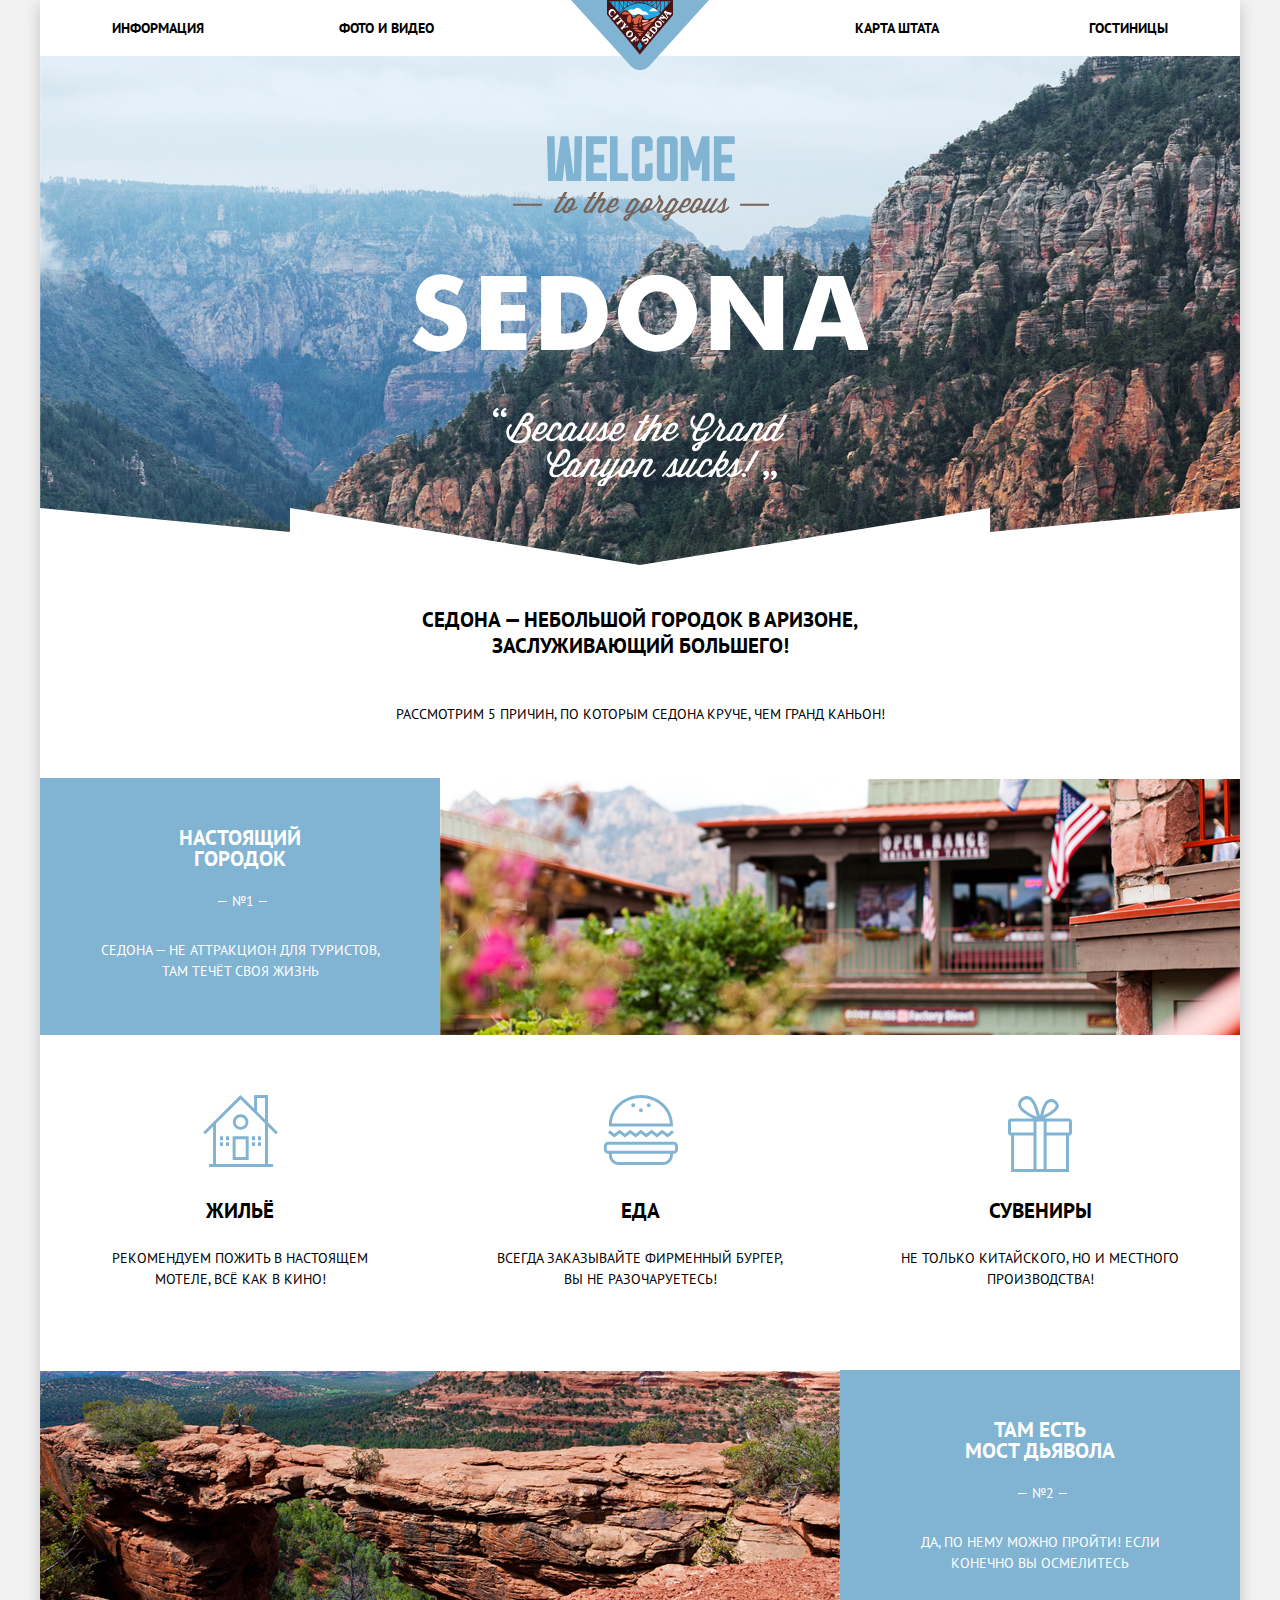
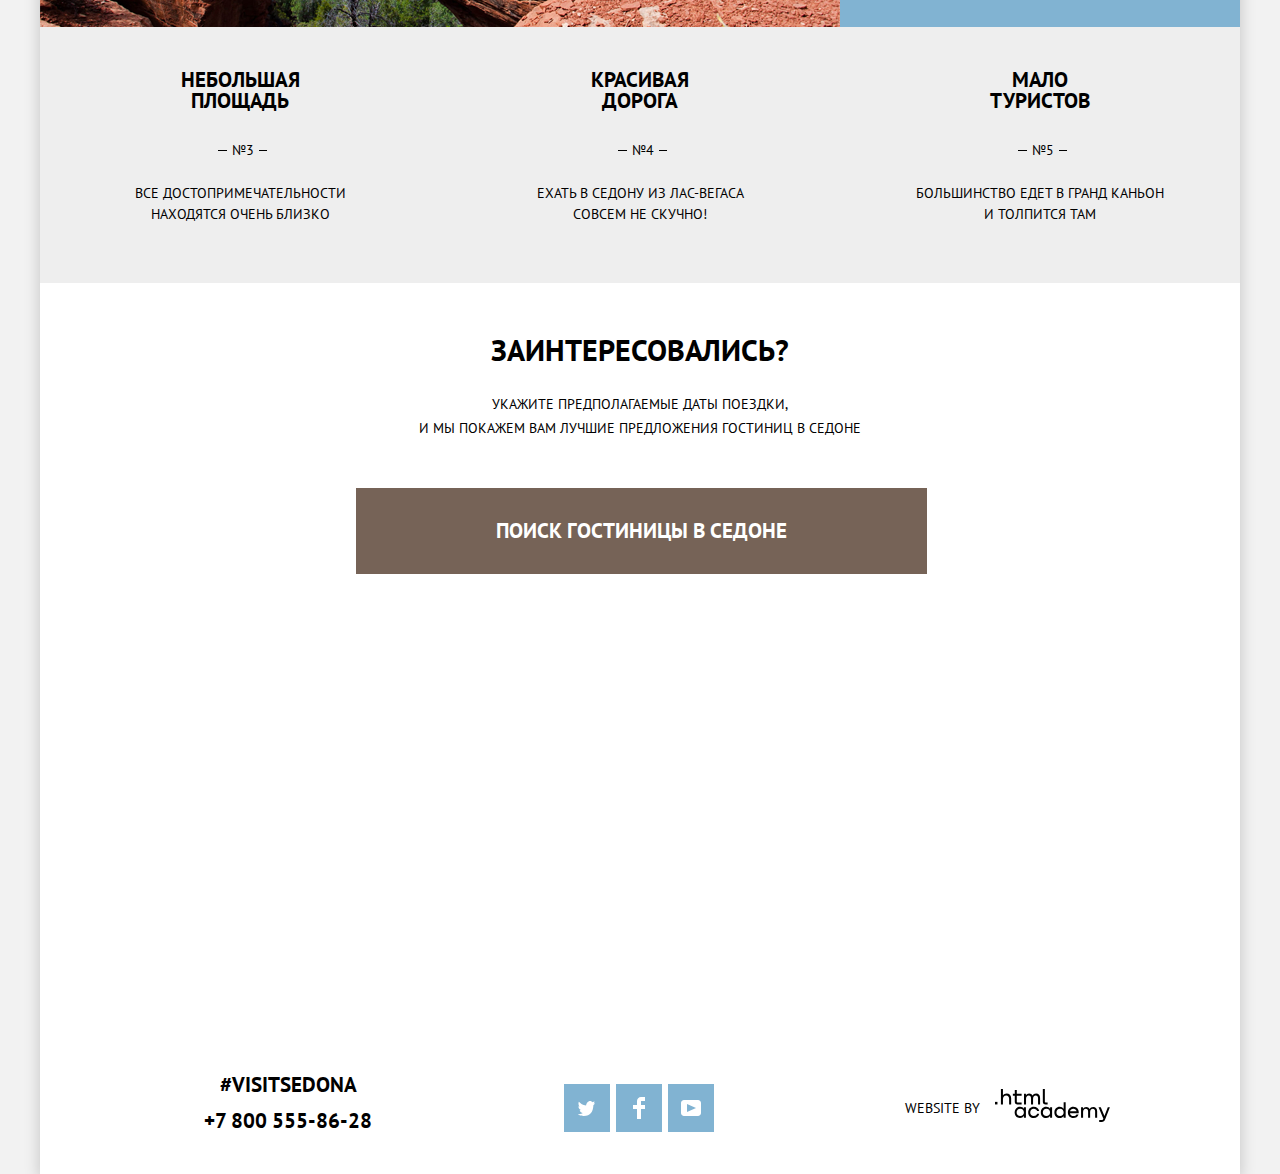
<file: index.html>
<!DOCTYPE html>
<html lang="ru">

<head>
  <meta charset="utf-8">
  <link rel="stylesheet" href="css/normilize.css">
  <link rel="stylesheet" href="css/min.css">
  <link rel="icon" href="favicon.ico">
  <link rel="icon" href="img/favicons/32.svg" type="image/svg+xml">
  <link rel="apple-touch-icon" href="img/favicons/152.svg">
  <title>Sedona</title>
</head>

<body>
  <div class="wrapper">
    <header class="header">
      <nav class="header__nav">
        <a href="#" class="header__logo"></a>
        <ul class="nav__list">
          <li class="nav__item">
            <a class="nav__link" href="#">информация</a>
          </li>
          <li class="nav__item">
            <a class="nav__link" href="#">фото и видео</a>
          </li>
          <li class="nav__item">
            <a class="nav__link" href="#">карта штата</a>
          </li>
          <li class="nav__item">
            <a class="nav__link" href="catalog.html">гостиницы</a>
          </li>
        </ul>
      </nav>
    </header>

    <main class="content">
      <section class="content__welcome-block">
        <div class="welcome__block">
          <div class="welcome__block-image">
            <div class="welcome__block-image-text"></div>
          </div>
          <article class="welcome__block-title">
            <p class="title__slogan">Седона — небольшой городок в Аризоне,<br>
              заслуживающий большего!</p>
            <p class="title__text">Рассмотрим 5 причин, по которым Седона круче, чем гранд каньон!</p>
          </article>
        </div>
      </section>

      <section class="reasons">
        <div class="reason">
          <div class="reason__row">
            <div class="reason__text_block">
              <h2 class="reason__title">
                Настоящий
                городок</h2>
              <span class="reason__number">№1</span>
              <p class="reason__text">Седона — не аттракцион для туристов, там
                течёт своя жизнь</p>
            </div>
            <div class="reason__picture_block">
              <img class="reason__picture" src="img/city_in_sedona.jpg" alt="Городок штата Седона" width="800"
                height="256">
            </div>
          </div>
          <div class="reason__row">
            <div class="reason__cards">
              <div class="reason__card">
                <h2 class="reason__card-title">жильё</h2>
                <p class="reason__card-text">Рекомендуем пожить в настоящем мотеле, всё как в кино!</p>
              </div>
              <div class="reason__card">
                <h2 class="reason__card-title">еда</h2>
                <p class="reason__card-text">Всегда заказывайте фирменный бургер, вы не разочаруетесь!</p>
              </div>
              <div class="reason__card">
                <h2 class="reason__card-title">сувениры</h2>
                <p class="reason__card-text">Не только китайского, но и местного производства!</p>
              </div>
            </div>
          </div>
          <div class="reason__row third__reason_row">
            <div class="reason__text_block">
              <h2 class="reason__title">
                Там есть
                Мост дьявола </h2>
              <span class="reason__number">№2</span>
              <p class="reason__text">Да, по нему можно пройти! Если конечно
                вы осмелитесь</p>
            </div>
            <div class="reason__picture_block">
              <img class="reason__picture" src="img/bridge_in_sedona.jpg" alt="Мост дьявола штата Седона" width="800"
                height="256">
            </div>
          </div>
          <div class="reason__row fourth__reason_row">
            <div class="reason__text_block">
              <h2 class="reason__title">
                небольшая
                площадь</h2>
              <span class="reason__number">№3</span>
              <p class="reason__text">все достопримечательности
                находятся очень близко</p>
            </div>
            <div class="reason__text_block">
              <h2 class="reason__title">
                красивая
                дорога</h2>
              <span class="reason__number">№4</span>
              <p class="reason__text">ехать в седону из лас-вегаса совсем
                не скучно!</p>
            </div>
            <div class="reason__text_block">
              <h2 class="reason__title">
                мало
                туристов</h2>
              <span class="reason__number">№5</span>
              <p class="reason__text">большинство едет в гранд каньон
                и толпится там</p>
            </div>
          </div>
      </section>
      <section class="content__travel">
        <div class="travel__text">
          <h2>Заинтересовались?</h2>
          <p>Укажите предполагаемые даты поездки, <br> и мы покажем вам лучшие предложения гостиниц в седоне</p>
          <button class="button button-brown button-show-form">поиск гостиницы в седоне</button>
        </div>
        <section class="form">
          <form action="#" class="form-search no-js" method="post">
            <label for="date-arrival">Дата заезда:</label>
            <input type="text" class="input-date-arrival" id="date-arrival" placeholder="24 АПРЕЛЯ 2017">
            <label for="date-exit">Дата выезда:</label>
            <input type="text" class="input-date-exit" id="date-exit" placeholder="4 ИЮЛЯ 2017" >
            <label for="adults">Взрослые:</label>
            <div class="decrease-increase-block decrease-increase-block-adults">
              <button type="button" class="minus">
                <svg width="12" height="3" viewBox="0 0 12 3" fill="none" xmlns="http://www.w3.org/2000/svg">
                  <rect width="12" height="3" fill="#A9A9A9"/>
                  </svg>
                </button>
              <input type="text" class="input-decrease-increase input-decrease-increase-first" id="adults"  >
              <button type="button" class="plus">
                <svg width="11" height="11" viewBox="0 0 11 11" fill="none" xmlns="http://www.w3.org/2000/svg">
                  <path fill-rule="evenodd" clip-rule="evenodd" d="M4.23086 6.76932V11H6.76932V6.76932H11V4.23086H6.76932V0H4.23085V4.23086H0V6.76932H4.23086Z" fill="#A9A9A9"/>
                  </svg>
              </button>
            </div>
            <label for="child">Дети:</label>
            <div class="decrease-increase-block decrease-increase-block-child">
              <button type="button" class="minus">
                <svg width="12" height="3" viewBox="0 0 12 3" fill="none" xmlns="http://www.w3.org/2000/svg">
                  <rect width="12" height="3" fill="#A9A9A9"/>
                  </svg>
                </button>
              <input type="text" class="input-decrease-increase input-decrease-increase-second" id="child"  >
              <button type="button" class="plus">
                <svg width="11" height="11" viewBox="0 0 11 11" fill="none" xmlns="http://www.w3.org/2000/svg">
                  <path fill-rule="evenodd" clip-rule="evenodd" d="M4.23086 6.76932V11H6.76932V6.76932H11V4.23086H6.76932V0H4.23085V4.23086H0V6.76932H4.23086Z" fill="#A9A9A9"/>
                  </svg>
              </button>
            </div>
            <button type="submit" class="button button-blue form-button">
              Найти
            </button>
          </form>
      </section>
      <section class="map_section">
        <h2 class="visually-hidden">Карта штата 'Седона'</h2>
        <iframe
          src="https://www.google.com/maps/embed?pb=!1m18!1m12!1m3!1d52387.06406833513!2d-111.82689647702908!3d34.851415129909064!2m3!1f0!2f0!3f0!3m2!1i1024!2i768!4f13.1!3m3!1m2!1s0x872da132f942b00d%3A0x5548c523fa6c8efd!2z0KHQtdC00L7QvdCwLCDQkNGA0LjQt9C-0L3QsCA4NjMzNiwg0KHQqNCQ!5e0!3m2!1sru!2sru!4v1659480757329!5m2!1sru!2sru"
          width="1200" height="594" style="border:0;" allowfullscreen="" loading="lazy"
          referrerpolicy="no-referrer-when-downgrade">
        </iframe>
      </section>
    </main>
    <footer class="footer">
      <div class="footer__tag">
        <a href="#">#VISITSEDONA</a>
        <a href="tel:+78005558628">+7 800 555-86-28</a>
      </div>
      <div class="footer__social">
        <a class="social__wrapper">
          <svg width="17" height="16" viewBox="0 0 17 16" fill="none" xmlns="http://www.w3.org/2000/svg">
            <path
              d="M10.95 1.14409C12.635 0.648089 13.934 1.41409 14.527 2.32309C15.2 2.09209 15.858 1.84209 16.538 1.61509C16.5249 2.30145 16.2117 2.94761 15.681 3.38309C16.366 3.55309 16.985 2.89209 16.985 2.89209C16.816 3.89209 15.979 4.68009 15.422 4.91609C15.191 11.6661 12.247 16.1331 5.34501 15.9981H4.89901C4.48901 15.9981 0.735007 15.5381 0.00100708 14.1111C2.27201 14.3071 3.89401 13.6891 4.69401 12.9341C3.73401 12.6341 2.01501 12.4571 1.71501 9.98409C2.06401 10.0901 2.27901 10.2121 2.90501 10.1031C1.70501 9.24709 0.374007 8.53009 0.448007 6.33009C0.733007 6.65809 1.51501 6.86609 1.78801 6.80209C1.08501 6.56109 -0.181993 3.44209 0.894007 1.85009C2.71201 3.70409 4.62901 5.45609 8.04601 5.62309C8.25401 3.33009 9.18301 1.79309 10.95 1.14409Z"
              fill="white" />
          </svg>
        </a>
        <a class="social__wrapper">
        <svg width="12" height="22" viewBox="0 0 12 22" fill="none" xmlns="http://www.w3.org/2000/svg">
          <path d="M12 4V0H8C5.79086 0 4 1.79086 4 4V8H0V12H4V22H8V12H12V8H8V4H12Z" fill="white" />
        </svg>
        </a>
        <a class="social__wrapper">
          <svg width="20" height="16" viewBox="0 0 20 16" fill="none" xmlns="http://www.w3.org/2000/svg">
            <path fill-rule="evenodd" clip-rule="evenodd"
              d="M3 0H17C18.65 0 20 1.35 20 3V13C20 14.65 18.65 16 17 16H3C1.35 16 0 14.65 0 13V3C0 1.35 1.35 0 3 0ZM6.027 4.002V11.998L15.014 8L6.027 4.002Z"
              fill="white" />
          </svg>
        </a>
      </div>
      <div class="footer__developer">
        <p>Website by</p>
        <a href="#">
          <svg class="author__logo" width="115" height="33" viewBox="0 0 115 33" fill="none" xmlns="http://www.w3.org/2000/svg">
            <path d="M0 12.8691V15.4429H2.45789V12.8691H0Z" fill="black" />
            <path
              d="M11.6466 4.52562C10.0863 4.52562 8.82534 5.23341 8.03454 6.26294H7.94905V0H5.91864V15.4429H7.94905V10.1451C7.94905 8.02172 9.27418 6.49888 11.2191 6.49888C13.0572 6.49888 14.1258 7.87158 14.1258 9.71614V15.4429H16.1563V9.35153C16.1563 6.41308 14.3396 4.52562 11.6466 4.52562Z"
              fill="black" />
            <path
              d="M26.6171 4.82696H21.8082V1.07349H19.7778V4.82696H17.8542V6.80022H19.7778V12.7843C19.7778 14.5002 20.7396 15.4439 22.4708 15.4439H26.6171V13.4492H22.8769C22.193 13.4492 21.8082 13.0632 21.8082 12.3983V6.80022H26.6171V4.82696Z"
              fill="black" />
            <path
              d="M41.1215 4.54712C39.497 4.54712 38.2576 5.34071 37.5736 6.60618H37.5095C36.8897 5.36217 35.7356 4.54712 34.154 4.54712C32.7434 4.54712 31.6746 5.29781 31.0336 6.3488H30.948V4.82596H29.0031V15.4429H31.0336V9.99504C31.0336 8.00032 32.0806 6.54184 33.6624 6.49894C35.1584 6.45604 36.0347 7.52847 36.0347 9.13708V15.4429H38.0652V9.82343C38.0652 7.44266 39.4758 6.49894 40.6941 6.49894C42.1688 6.49894 43.0452 7.52847 43.0452 9.13708V15.4429H45.0754V8.92261C45.0754 6.3488 43.6221 4.54712 41.1215 4.54712Z"
              fill="black" />
            <path
              d="M47.8272 12.6975C47.8272 14.4348 48.8104 15.4429 50.627 15.4429H52.636V13.4696H50.9262C50.2422 13.4696 49.8574 13.0835 49.8574 12.4186V0H47.8272V12.6975Z"
              fill="black" />
            <path
              d="M28.9048 19.6888H28.8192C28.027 18.6227 26.7425 17.8764 25.0295 17.8551C21.882 17.8124 19.6338 20.1365 19.6338 23.4202C19.6338 26.7252 21.9248 29.0494 25.008 29.0068C26.7637 28.9853 28.027 28.1965 28.8192 27.0663H28.9048V28.7081H30.9177V18.1536H28.9048V19.6888ZM25.3077 27.0451C23.081 27.0451 21.6679 25.4245 21.6679 23.4202C21.6679 21.4159 23.081 19.7954 25.3077 19.7954C27.4703 19.7954 28.8836 21.4159 28.8836 23.4202C28.8836 25.4033 27.4703 27.0451 25.3077 27.0451Z"
              fill="black" />
            <path
              d="M44.2094 21.9915C43.7169 19.6034 41.5972 17.855 38.8138 17.855C35.4523 17.855 33.2042 20.307 33.2042 23.4201C33.2042 26.5331 35.4523 29.0067 38.8138 29.0067C41.5972 29.0067 43.7169 27.2155 44.2094 24.8061H42.0898C41.6616 26.1494 40.3983 27.0662 38.8353 27.0662C36.6513 27.0662 35.238 25.4244 35.238 23.4201C35.238 21.4158 36.6513 19.7953 38.8353 19.7953C40.4624 19.7953 41.6616 20.7548 42.0898 21.9915H44.2094Z"
              fill="black" />
            <path
              d="M55.0836 19.6888H54.998C54.2057 18.6227 52.921 17.8764 51.208 17.8551C48.0606 17.8124 45.8124 20.1365 45.8124 23.4202C45.8124 26.7252 48.1035 29.0494 51.1866 29.0068C52.9424 28.9853 54.2057 28.1965 54.998 27.0663H55.0836V28.7081H57.0962V18.1536H55.0836V19.6888ZM51.4865 27.0451C49.2595 27.0451 47.8465 25.4245 47.8465 23.4202C47.8465 21.4159 49.2595 19.7954 51.4865 19.7954C53.6491 19.7954 55.0621 21.4159 55.0621 23.4202C55.0621 25.4033 53.6491 27.0451 51.4865 27.0451Z"
              fill="black" />
            <path
              d="M68.6538 19.7953H68.5682C67.776 18.6652 66.4483 17.8763 64.7568 17.855C61.6738 17.8123 59.3827 20.1365 59.3827 23.4415C59.3827 26.7251 61.6309 29.0493 64.7783 29.0067C66.4483 28.9853 67.776 28.239 68.5468 27.1729H68.6538V28.708H70.6665V13.356H68.6538V19.7953ZM65.0568 27.0662C62.8298 27.0662 61.4168 25.4458 61.4168 23.4415C61.4168 21.4372 62.8298 19.8166 65.0568 19.8166C67.2193 19.8166 68.6324 21.4585 68.6324 23.4415C68.6324 25.4458 67.2193 27.0662 65.0568 27.0662Z"
              fill="black" />
            <path
              d="M78.3297 17.855C75.0752 17.855 72.8483 20.3497 72.8483 23.4414C72.8483 26.4479 74.9467 29.0067 78.3724 29.0067C80.8561 29.0067 82.8475 27.6633 83.5541 25.4244H81.4342C80.9634 26.4267 79.8286 27.0662 78.4582 27.0662C76.5312 27.0662 75.1608 25.7869 75.0108 24.1451H83.7682C84.0464 20.6269 81.8412 17.855 78.3297 17.855ZM78.2868 19.7953C79.9783 19.7953 81.2416 20.8401 81.5627 22.354H75.0538C75.3534 20.8614 76.6168 19.7953 78.2868 19.7953Z"
              fill="black" />
            <path
              d="M98.1985 17.8762C96.5713 17.8762 95.3295 18.6651 94.6443 19.9232H94.5799C93.9591 18.6865 92.8029 17.8762 91.2184 17.8762C89.8054 17.8762 88.7347 18.6225 88.0924 19.6673H88.0068V18.1534H86.0583V28.7079H88.0924V23.2921C88.0924 21.3091 89.1417 19.8592 90.7261 19.8165C92.2247 19.7739 93.1028 20.84 93.1028 22.4392V28.7079H95.1368V23.1215C95.1368 20.7547 96.5499 19.8165 97.7703 19.8165C99.2477 19.8165 100.125 20.84 100.125 22.4392V28.7079H102.16V22.226C102.16 19.6673 100.704 17.8762 98.1985 17.8762Z"
              fill="black" />
            <path
              d="M109.441 27.0237L105.801 18.1536H103.553L108.392 29.7104L108.371 29.753C108.028 30.6272 107.643 30.947 106.701 30.947H104.196V32.9726H106.701C108.542 32.9726 109.527 32.1411 110.212 30.3499L114.88 18.1536H112.803L109.441 27.0237Z"
              fill="black" />
          </svg>
        </a>
      </div>
    </footer>
  </div>
<!--   <div class="alert">
    <div class="alert__background"></div>
    <div class="alert__content">
        <h1 class="alert__h1">Sedona</h1>
        <p class="alert__text">Вёрстка</p>
        <p class="alert__text">Рабочие страницы:</p>
        <ul class="alert__list">
            <li class="list__item">Главная</li>
            <li class="list__item">Гостиницы</li>
        </ul>
        <p class="alert__text">Интерактианые элементы:</p>
        <ul class="alert__list">
            <li class="list__item">Кнопка "Поиск гостиниц в Седоне" - модальное окно  </li>
        </ul>
        <button class="alert__close">
            <svg width="35px" height="35px" viewBox="0 0 24 24" xmlns="http://www.w3.org/2000/svg"><defs><style>.c{fill:none;stroke:#4eb8ff;stroke-linecap:round;stroke-linejoin:round;}.d{fill:#1237a5;}</style></defs><g id="a"/><g id="b"><circle class="d" cx="12" cy="12" r="10.5"/><line class="c" x1="6.75" x2="17.25" y1="6.75" y2="17.25"/><line class="c" x1="17.25" x2="6.75" y1="6.75" y2="17.25"/></g></svg>
        </button>
    </div>
  </div> -->
  <script src="js/alert.js"></script>
<script src="js/script.js"></script>
</body>

</html>
</file>
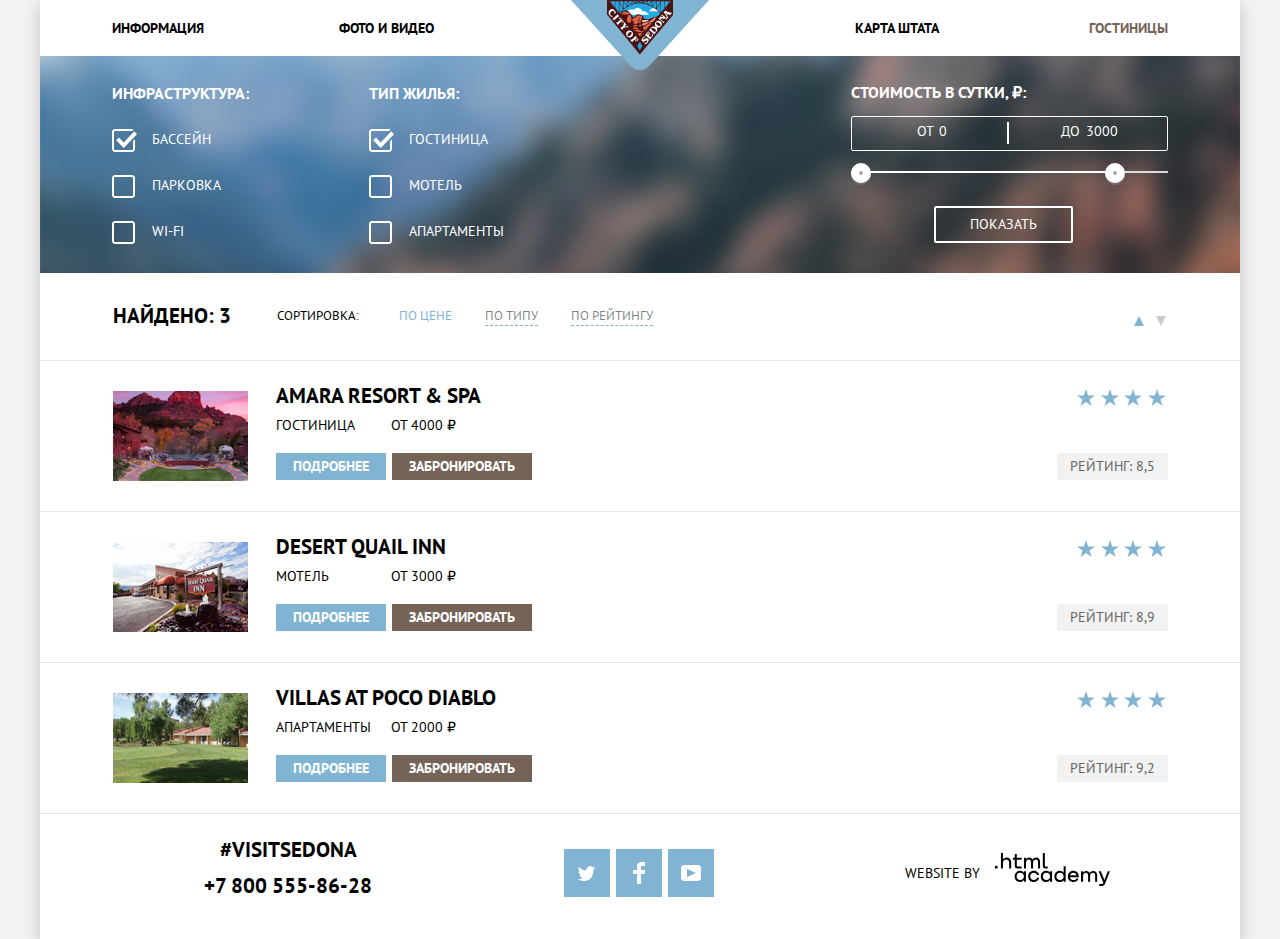
<file: catalog.html>
<!DOCTYPE html>
<html lang="ru">

<head>
  <meta charset="utf-8">
  <link rel="stylesheet" href="css/normilize.css">
  <link rel="stylesheet" href="css/min.css">
  <link rel="icon" href="favicon.ico">
  <link rel="icon" href="img/favicons/32.svg" type="image/svg+xml">
  <link rel="apple-touch-icon" href="img/favicons/152.svg">
  <title>Sedona</title>
</head>

<body>
  <div class="wrapper">
    <header class="header">
      <nav class="header__nav">
        <a href="index.html" class="header__logo"></a>
        <ul class="nav__list">
          <li class="nav__item">
            <a class="nav__link" href="#">информация</a>
          </li>
          <li class="nav__item">
            <a class="nav__link" href="#">фото и видео</a>
          </li>
          <li class="nav__item">
            <a class="nav__link" href="#">карта штата</a>
          </li>
          <li class="nav__item">
            <a class="nav__link nav__link-active" href="#">гостиницы</a>
          </li>
        </ul>
      </nav>
    </header>
    <main class="content">
      <section class="filter_section">
        <div class="filter__checkboxes__block">
          <div class="checkbox__block">
            <p class="checkbox__block-title block-title">Инфраструктура:</p>
            <ul>
              <li>
                <label class="checkbox__label">
                  <input type="checkbox" class="input-checkbox visually-hidden" checked>
                  <span class="checkbox" tabindex="0"></span>
                  Бассейн
                </label>
              </li>
              <li>
                <label class="checkbox__label">
                  <input type="checkbox" class="input-checkbox visually-hidden">
                  <span class="checkbox" tabindex="0"></span>
                  Парковка
                </label>
              </li>
              <li>
                <label class="checkbox__label">
                  <input type="checkbox" class="input-checkbox visually-hidden">
                  <span class="checkbox" tabindex="0"></span>
                  Wi-fi
                </label>
              </li>
            </ul>
          </div>
          <div class="checkbox__block">
            <p class="checkbox__block-title block-title">Тип жилья:</p>
            <ul>
              <li>
                <label class="checkbox__label">
                  <input type="checkbox" class="input-checkbox visually-hidden" checked>
                  <span class="checkbox" tabindex="0"></span>
                  Гостиница
                </label>
              </li>
              <li>
                <label class="checkbox__label">
                  <input type="checkbox" class="input-checkbox visually-hidden">
                  <span class="checkbox" tabindex="0"></span>
                  Мотель
                </label>
              </li>
              <li>
                <label class="checkbox__label">
                  <input type="checkbox" class="input-checkbox visually-hidden">
                  <span class="checkbox" tabindex="0"></span>
                  Апартаменты
                </label>
              </li>
            </ul>
          </div>
        </div>
        <div class="filter__range__block">
            <p class="range__title block-title">Стоимость в сутки, ₽:</p>
            <div class="price__controls">
              <label class="min-price">
                от <input type="text" name="min-price" value="0">
              </label>
              <label class="max-price">
                до <input type="text" name="max-price" value="3000">
              </label>
            </div>
            <div class="range__controls">
              <div class="scale">
                <div class="bar" style="
                  width: 80%;
                  margin-left: 0%
                "></div>
              </div>
              <div class="toggle toggle-min" tabindex="0" style="
                left: 0
              "></div>
              <div class="toggle toggle-max" tabindex="0" style="
                left: 80%
              "></div>
            </div>
            <button class="button range-button">Показать</button>
        </div>
      </section>
      <section class="sorting_section">
        <h2 class="sorting__title">Найдено: 3</h2>
        <p>Сортировка:</p>
        <ul class="type_sorting__list">
          <li class="type_sorting__item type_sorting__item-active"><a class="type_sorting__link" href="">По цене</a></li>
          <li class="type_sorting__item"><a class="type_sorting__link" href="">По типу</a></li>
          <li class="type_sorting__item"><a class="type_sorting__link" href="">По рейтингу</a></li>
        </ul>
        <ul class="descending_or_ascending__list">
          <li><a class="triangle triangle-up triangle-active"></a></li>
          <li><a class="triangle triangle-down"></a></li>
        </ul>
      </section>
      <section class="catalog-items">
        <div class="catalog__item">
          <img src="img/amara.jpg" width="135" height="90" alt="Amara Resort & Spa">
          <div class="catalog__item__information">
            <h2><a href="">Amara Resort & Spa</a></h2>
            <p>Гостиница</p>
            <span>От 4000 ₽</span>
            <button class="button button-blue">Подробнее</button>
            <button class="button button-brown">Забронировать</button>
          </div>
          <div class="catalog__item__rating">
            <div class="number_of_stars"></div>
            <p>Рейтинг: 8,5</p>
          </div>
        </div>
        <div class="catalog__item">
          <img src="img/desert.jpg" width="135" height="90" alt="Desert Quail Inn">
          <div class="catalog__item__information">
            <h2><a href="">Desert Quail Inn</a></h2>
            <p>Мотель</p>
            <span>От 3000 ₽</span>
            <button class="button button-blue">Подробнее</button>
            <button class="button button-brown">Забронировать</button>
          </div>
          <div class="catalog__item__rating">
            <div class="number_of_stars"></div>
            <p>Рейтинг: 8,9</p>
          </div>
        </div>
        <div class="catalog__item">
          <img src="img/villas.jpg" width="135" height="90" alt="Villas at Poco Diablo">
          <div class="catalog__item__information">
            <h2><a href="">Villas at Poco Diablo</a></h2>
            <p>Апартаменты</p>
            <span>От 2000 ₽</span>
            <button class="button button-blue">Подробнее</button>
            <button class="button button-brown">Забронировать</button>
          </div>
          <div class="catalog__item__rating">
            <div class="number_of_stars"></div>
            <p>Рейтинг: 9,2</p>
          </div>
        </div>
      </section>
    </main>
    <footer class="footer footer-catalog">
      <div class="footer__tag">
        <a href="#">#VISITSEDONA</a>
        <a href="tel:+78005558628">+7 800 555-86-28</a>
      </div>
      <div class="footer__social">
        <a class="social__wrapper">
          <svg width="17" height="16" viewBox="0 0 17 16" fill="none" xmlns="http://www.w3.org/2000/svg">
            <path
              d="M10.95 1.14409C12.635 0.648089 13.934 1.41409 14.527 2.32309C15.2 2.09209 15.858 1.84209 16.538 1.61509C16.5249 2.30145 16.2117 2.94761 15.681 3.38309C16.366 3.55309 16.985 2.89209 16.985 2.89209C16.816 3.89209 15.979 4.68009 15.422 4.91609C15.191 11.6661 12.247 16.1331 5.34501 15.9981H4.89901C4.48901 15.9981 0.735007 15.5381 0.00100708 14.1111C2.27201 14.3071 3.89401 13.6891 4.69401 12.9341C3.73401 12.6341 2.01501 12.4571 1.71501 9.98409C2.06401 10.0901 2.27901 10.2121 2.90501 10.1031C1.70501 9.24709 0.374007 8.53009 0.448007 6.33009C0.733007 6.65809 1.51501 6.86609 1.78801 6.80209C1.08501 6.56109 -0.181993 3.44209 0.894007 1.85009C2.71201 3.70409 4.62901 5.45609 8.04601 5.62309C8.25401 3.33009 9.18301 1.79309 10.95 1.14409Z"
              fill="white" />
          </svg>
        </a>
        <a class="social__wrapper">
        <svg width="12" height="22" viewBox="0 0 12 22" fill="none" xmlns="http://www.w3.org/2000/svg">
          <path d="M12 4V0H8C5.79086 0 4 1.79086 4 4V8H0V12H4V22H8V12H12V8H8V4H12Z" fill="white" />
        </svg>
        </a>
        <a class="social__wrapper">
          <svg width="20" height="16" viewBox="0 0 20 16" fill="none" xmlns="http://www.w3.org/2000/svg">
            <path fill-rule="evenodd" clip-rule="evenodd"
              d="M3 0H17C18.65 0 20 1.35 20 3V13C20 14.65 18.65 16 17 16H3C1.35 16 0 14.65 0 13V3C0 1.35 1.35 0 3 0ZM6.027 4.002V11.998L15.014 8L6.027 4.002Z"
              fill="white" />
          </svg>
        </a>
      </div>
      <div class="footer__developer">
        <p>Website by</p>
        <a href="#">
          <svg class="author__logo" width="115" height="33" viewBox="0 0 115 33" fill="none" xmlns="http://www.w3.org/2000/svg">
            <path d="M0 12.8691V15.4429H2.45789V12.8691H0Z" fill="black" />
            <path
              d="M11.6466 4.52562C10.0863 4.52562 8.82534 5.23341 8.03454 6.26294H7.94905V0H5.91864V15.4429H7.94905V10.1451C7.94905 8.02172 9.27418 6.49888 11.2191 6.49888C13.0572 6.49888 14.1258 7.87158 14.1258 9.71614V15.4429H16.1563V9.35153C16.1563 6.41308 14.3396 4.52562 11.6466 4.52562Z"
              fill="black" />
            <path
              d="M26.6171 4.82696H21.8082V1.07349H19.7778V4.82696H17.8542V6.80022H19.7778V12.7843C19.7778 14.5002 20.7396 15.4439 22.4708 15.4439H26.6171V13.4492H22.8769C22.193 13.4492 21.8082 13.0632 21.8082 12.3983V6.80022H26.6171V4.82696Z"
              fill="black" />
            <path
              d="M41.1215 4.54712C39.497 4.54712 38.2576 5.34071 37.5736 6.60618H37.5095C36.8897 5.36217 35.7356 4.54712 34.154 4.54712C32.7434 4.54712 31.6746 5.29781 31.0336 6.3488H30.948V4.82596H29.0031V15.4429H31.0336V9.99504C31.0336 8.00032 32.0806 6.54184 33.6624 6.49894C35.1584 6.45604 36.0347 7.52847 36.0347 9.13708V15.4429H38.0652V9.82343C38.0652 7.44266 39.4758 6.49894 40.6941 6.49894C42.1688 6.49894 43.0452 7.52847 43.0452 9.13708V15.4429H45.0754V8.92261C45.0754 6.3488 43.6221 4.54712 41.1215 4.54712Z"
              fill="black" />
            <path
              d="M47.8272 12.6975C47.8272 14.4348 48.8104 15.4429 50.627 15.4429H52.636V13.4696H50.9262C50.2422 13.4696 49.8574 13.0835 49.8574 12.4186V0H47.8272V12.6975Z"
              fill="black" />
            <path
              d="M28.9048 19.6888H28.8192C28.027 18.6227 26.7425 17.8764 25.0295 17.8551C21.882 17.8124 19.6338 20.1365 19.6338 23.4202C19.6338 26.7252 21.9248 29.0494 25.008 29.0068C26.7637 28.9853 28.027 28.1965 28.8192 27.0663H28.9048V28.7081H30.9177V18.1536H28.9048V19.6888ZM25.3077 27.0451C23.081 27.0451 21.6679 25.4245 21.6679 23.4202C21.6679 21.4159 23.081 19.7954 25.3077 19.7954C27.4703 19.7954 28.8836 21.4159 28.8836 23.4202C28.8836 25.4033 27.4703 27.0451 25.3077 27.0451Z"
              fill="black" />
            <path
              d="M44.2094 21.9915C43.7169 19.6034 41.5972 17.855 38.8138 17.855C35.4523 17.855 33.2042 20.307 33.2042 23.4201C33.2042 26.5331 35.4523 29.0067 38.8138 29.0067C41.5972 29.0067 43.7169 27.2155 44.2094 24.8061H42.0898C41.6616 26.1494 40.3983 27.0662 38.8353 27.0662C36.6513 27.0662 35.238 25.4244 35.238 23.4201C35.238 21.4158 36.6513 19.7953 38.8353 19.7953C40.4624 19.7953 41.6616 20.7548 42.0898 21.9915H44.2094Z"
              fill="black" />
            <path
              d="M55.0836 19.6888H54.998C54.2057 18.6227 52.921 17.8764 51.208 17.8551C48.0606 17.8124 45.8124 20.1365 45.8124 23.4202C45.8124 26.7252 48.1035 29.0494 51.1866 29.0068C52.9424 28.9853 54.2057 28.1965 54.998 27.0663H55.0836V28.7081H57.0962V18.1536H55.0836V19.6888ZM51.4865 27.0451C49.2595 27.0451 47.8465 25.4245 47.8465 23.4202C47.8465 21.4159 49.2595 19.7954 51.4865 19.7954C53.6491 19.7954 55.0621 21.4159 55.0621 23.4202C55.0621 25.4033 53.6491 27.0451 51.4865 27.0451Z"
              fill="black" />
            <path
              d="M68.6538 19.7953H68.5682C67.776 18.6652 66.4483 17.8763 64.7568 17.855C61.6738 17.8123 59.3827 20.1365 59.3827 23.4415C59.3827 26.7251 61.6309 29.0493 64.7783 29.0067C66.4483 28.9853 67.776 28.239 68.5468 27.1729H68.6538V28.708H70.6665V13.356H68.6538V19.7953ZM65.0568 27.0662C62.8298 27.0662 61.4168 25.4458 61.4168 23.4415C61.4168 21.4372 62.8298 19.8166 65.0568 19.8166C67.2193 19.8166 68.6324 21.4585 68.6324 23.4415C68.6324 25.4458 67.2193 27.0662 65.0568 27.0662Z"
              fill="black" />
            <path
              d="M78.3297 17.855C75.0752 17.855 72.8483 20.3497 72.8483 23.4414C72.8483 26.4479 74.9467 29.0067 78.3724 29.0067C80.8561 29.0067 82.8475 27.6633 83.5541 25.4244H81.4342C80.9634 26.4267 79.8286 27.0662 78.4582 27.0662C76.5312 27.0662 75.1608 25.7869 75.0108 24.1451H83.7682C84.0464 20.6269 81.8412 17.855 78.3297 17.855ZM78.2868 19.7953C79.9783 19.7953 81.2416 20.8401 81.5627 22.354H75.0538C75.3534 20.8614 76.6168 19.7953 78.2868 19.7953Z"
              fill="black" />
            <path
              d="M98.1985 17.8762C96.5713 17.8762 95.3295 18.6651 94.6443 19.9232H94.5799C93.9591 18.6865 92.8029 17.8762 91.2184 17.8762C89.8054 17.8762 88.7347 18.6225 88.0924 19.6673H88.0068V18.1534H86.0583V28.7079H88.0924V23.2921C88.0924 21.3091 89.1417 19.8592 90.7261 19.8165C92.2247 19.7739 93.1028 20.84 93.1028 22.4392V28.7079H95.1368V23.1215C95.1368 20.7547 96.5499 19.8165 97.7703 19.8165C99.2477 19.8165 100.125 20.84 100.125 22.4392V28.7079H102.16V22.226C102.16 19.6673 100.704 17.8762 98.1985 17.8762Z"
              fill="black" />
            <path
              d="M109.441 27.0237L105.801 18.1536H103.553L108.392 29.7104L108.371 29.753C108.028 30.6272 107.643 30.947 106.701 30.947H104.196V32.9726H106.701C108.542 32.9726 109.527 32.1411 110.212 30.3499L114.88 18.1536H112.803L109.441 27.0237Z"
              fill="black" />
          </svg>
        </a>
      </div>
    </footer>
  </div>


</body>

</html>
</file>
<file: css/min.css>
@font-face{font-family:"PT Sans";font-weight:400;src:url("../fonts/PTSans.woff2") format("woff2"),url("../fonts/PTSans.woff") format("woff")}@font-face{font-family:"PT Sans";font-weight:800;src:url("../fonts/PTSans-Bold.woff2") format("woff2"),url("../fonts/PTSans-Bold.woff") format("woff")}:root{--basic-background-body-color:#f2f2f2;--basic-black:#000;--basic-white:#fff;--basic-blue:#81b3d2;--basic-blue-hover:#669ec0;--basic-blue-active:#5496bd;--basic-green:#00ca74;--basic-green-hover:#00bc6c;--basic-green-active:#00aa62;--basic-yellow:#efc849;--basic-yellow-hover:#eab534;--basic-yellow-active:#e5a722;--basic-grey:#eee;--basic-brown:#766357;--basic-brown-hover:#604e43;--basic-brown-active:#503e33}*,*:after,*:before{-webkit-box-sizing:border-box;box-sizing:border-box}.visually-hidden{position:absolute;width:1px;height:1px;margin:-1px;border:0;padding:0;white-space:nowrap;-webkit-clip-path:inset(100%);clip-path:inset(100%);clip:rect(0 0 0 0);overflow:hidden}body{font-family:"PT Sans",Arial,sans-serif;font-size:16px;line-height:1.5em;color:var(--basic-black);background-color:#fff;margin:0;padding:0;-webkit-box-sizing:border-box;box-sizing:border-box;text-transform:uppercase;background-color:var(--basic-background-body-color)}
button{cursor:pointer;font-family:"PT Sans",Arial,sans-serif}.wrapper{width:1200px;margin:0 auto;-webkit-box-shadow:0px 5px 15px rgba(0,1,1,.2);box-shadow:0px 5px 15px rgba(0,1,1,.2);background-color:var(--basic-white);position:relative}a{cursor:pointer}.button{padding:30px 140px;text-transform:uppercase;color:var(--basic-white);font-weight:700;border:0}.button-blue{background-color:var(--basic-blue)}.button-blue:hover,.button-blue:focus{background-color:var(--basic-blue-hover)}.button-blue:active{background-color:var(--basic-blue-active);color:rgba(255,255,255,.3)}.button-brown{background-color:var(--basic-brown)}.button-brown:hover,.button-brown:focus{background-color:var(--basic-brown-hover)}.button-brown:active{background-color:var(--basic-brown-active);color:rgba(255,255,255,.3)}.header__nav{position:relative;width:100%}.nav__list{margin:0;padding:0;list-style:none;display:-webkit-box;display:-ms-flexbox;display:flex;-webkit-box-align:center;-ms-flex-align:center;align-items:center;-ms-flex-wrap:wrap;flex-wrap:wrap;-webkit-box-pack:justify;-ms-flex-pack:justify;justify-content:space-between;padding:15px 72px}
.nav__item{position:relative}.nav__item:nth-child(2){left:-100px}.nav__item:nth-child(3){right:-85px}.nav__link{text-decoration:none;color:var(--basic-black);font-weight:700;font-size:14px;line-height:26px}.nav__link-active:active{color:var(--basic-black);opacity:.3}.nav__link:hover,.nav__link:focus{color:var(--basic-blue)}.nav__link:active{color:var(--basic-black);opacity:.3}.nav__link-active{color:var(--basic-brown)}.nav__link-active:hover,.nav__link-active:focus{color:var(--basic-brown-hover)}.nav__link-active:active{color:var(--basic-black);opacity:.3}.header__logo{background:url(..//img/logo.svg) no-repeat;width:138px;height:70px;position:absolute;left:50%;-webkit-transform:translateX(-50%);-ms-transform:translateX(-50%);transform:translateX(-50%);margin:0;padding:0;z-index:1}.content__welcome-block{margin-bottom:51px}.welcome__block{text-align:center}.welcome__block-image{background:url(..//img/welcome.jpg) no-repeat center;width:1200px;height:509px;display:-webkit-box;display:-ms-flexbox;display:flex;position:relative;-o-object-fit:contain;object-fit:contain;background-size:cover;display:flex;-webkit-box-align:center;-ms-flex-align:center;align-items:center;-webkit-box-pack:center;-ms-flex-pack:center;justify-content:center;margin-bottom:42px;background-color:rgba(0,1,1,.6)}
.welcome__block-image:after{content:"";width:1200px;height:57px;background-image:url(..//img/decorate_border-bottom.svg);position:absolute;bottom:0}.welcome__block-image-text{background:url(..//img/welcome.svg) no-repeat;width:456px;height:350px}.title__slogan{font-weight:700;font-size:21px;line-height:26px;margin-bottom:42px}.title__text{font-weight:400;font-size:14px;line-height:26px}.reason__row{display:-webkit-box;display:-ms-flexbox;display:flex;-webkit-box-align:center;-ms-flex-align:center;align-items:center}.reason__text_block{width:400px;min-height:256px;background-color:var(--basic-blue);color:var(--basic-white);text-align:center;padding:39px 49px;display:-webkit-box;display:-ms-flexbox;display:flex;-ms-flex-wrap:wrap;flex-wrap:wrap;-webkit-box-align:center;-ms-flex-align:center;align-items:center;-webkit-box-pack:center;-ms-flex-pack:center;justify-content:center}.reason__title{font-weight:700;font-size:21px;line-height:21px;width:100%;padding:0 76px;margin:10px auto;margin-bottom:22px}
.reason__number{font-weight:400;font-size:14px;line-height:21px;display:-webkit-box;display:-ms-flexbox;display:flex;-webkit-box-align:center;-ms-flex-align:center;align-items:center;-webkit-box-pack:center;-ms-flex-pack:center;justify-content:center;margin-bottom:14px}.reason__number:after,.reason__number:before{content:"";width:8.2px;height:1px;background-color:var(--basic-white);display:block;margin-left:5px}.reason__number:before{margin-right:5px}.reason__text{font-weight:400;font-size:14px;line-height:21px;width:310px}.reason__picture_block{background-color:var(--basic-blue);width:100%;height:256px}.reason__picture{width:800px;height:256px}.reason__cards{display:-webkit-box;display:-ms-flexbox;display:flex;margin-bottom:30px}.reason__card{text-align:center;width:400px;padding:148px 0 50px;display:-webkit-box;display:-ms-flexbox;display:flex;-ms-flex-wrap:wrap;flex-wrap:wrap;-webkit-box-pack:center;-ms-flex-pack:center;justify-content:center;-webkit-box-align:center;-ms-flex-align:center;align-items:center;position:relative}
.reason__card-title{font-weight:700;font-size:21px;line-height:21px;margin-bottom:27px;width:100%}.reason__card:before{content:"";position:absolute;top:60px}.reason__card:first-of-type:before{background:url(..//img/icon-card-1.svg) no-repeat;width:75px;height:72px}.reason__card:nth-of-type(2):before{background:url(..//img/icon-card-2.svg) no-repeat;width:75px;height:70px}.reason__card:nth-of-type(3):before{background:url(..//img/icon-card-3.svg) no-repeat;width:64px;height:77px}.reason__card-text{font-weight:400;font-size:14px;line-height:21px;width:300px;margin:0 auto}.third__reason_row .reason__text_block{-webkit-box-ordinal-group:3;-ms-flex-order:2;order:2}.fourth__reason_row{-webkit-box-align:stretch;-ms-flex-align:stretch;align-items:stretch}.fourth__reason_row .reason__text_block{color:var(--basic-black);background-color:var(--basic-grey);padding:28px 49px 55px}.fourth__reason_row .reason__text{width:260px;margin:0 auto}.fourth__reason_row .reason__number:after,.fourth__reason_row .reason__number:before{background-color:var(--basic-black)}
.content__travel{position:relative}.travel__text{text-align:center;padding:30px 50px 0;min-height:291px;position:relative}.travel__text h2{font-weight:700;font-size:30px;line-height:24px;margin-bottom:30px}.travel__text p{font-weight:400;font-size:14px;line-height:24px;margin-bottom:45px}.travel__text button{font-weight:700;font-size:21px;line-height:26px;position:absolute;left:316px;bottom:0;z-index:2}.form{margin:auto;position:absolute;z-index:1;top:84px;left:0;bottom:0;right:0;background-color:#fff;width:568px;height:395px;padding:51px 57px;-webkit-transform:scaleY(.2) translateY(-300%);-ms-transform:scaleY(.2) translateY(-300%);transform:scaleY(.2) translateY(-300%)}.form-showed{visibility:visible;-webkit-animation:show .5s forwards;animation:show .5s forwards}.form-error{-webkit-animation-name:shake;animation-name:shake;-webkit-animation-duration:.6s;animation-duration:.6s}.form-hide{-webkit-transform:scaleY(1) translateY(0);-ms-transform:scaleY(1) translateY(0);transform:scaleY(1) translateY(0);-webkit-animation:hide .5s forwards;animation:hide .5s forwards}
.form form{display:-ms-grid;display:grid;-ms-grid-columns:-webkit-max-content 114px -webkit-max-content;-ms-grid-columns:max-content 114px max-content;grid-template-columns:-webkit-max-content 114px -webkit-max-content;grid-template-columns:max-content 114px max-content;-ms-grid-rows:-webkit-max-content -webkit-max-content -webkit-max-content -webkit-max-content;-ms-grid-rows:max-content max-content max-content max-content;grid-template-rows:-webkit-max-content -webkit-max-content -webkit-max-content -webkit-max-content;grid-template-rows:max-content max-content max-content max-content}.form form>*:nth-child(1){-ms-grid-row:1;-ms-grid-column:1}.form form>*:nth-child(2){-ms-grid-row:1;-ms-grid-column:2}.form form>*:nth-child(3){-ms-grid-row:1;-ms-grid-column:3}.form form>*:nth-child(4){-ms-grid-row:2;-ms-grid-column:1}.form form>*:nth-child(5){-ms-grid-row:2;-ms-grid-column:2}.form form>*:nth-child(6){-ms-grid-row:2;-ms-grid-column:3}.form form>*:nth-child(7){-ms-grid-row:3;-ms-grid-column:1}
.form form>*:nth-child(8){-ms-grid-row:3;-ms-grid-column:2}.form form>*:nth-child(9){-ms-grid-row:3;-ms-grid-column:3}.form form>*:nth-child(10){-ms-grid-row:4;-ms-grid-column:1}.form form>*:nth-child(11){-ms-grid-row:4;-ms-grid-column:2}.form form>*:nth-child(12){-ms-grid-row:4;-ms-grid-column:3}.form input::-webkit-input-placeholder{font-weight:700;font-size:14px;line-height:26px;color:#000}.form input::-moz-placeholder{font-weight:700;font-size:14px;line-height:26px;color:#000}.form input:-ms-input-placeholder{font-weight:700;font-size:14px;line-height:26px;color:#000}.form input::-ms-input-placeholder{font-weight:700;font-size:14px;line-height:26px;color:#000}.form input,.form input::placeholder{font-weight:700;font-size:14px;line-height:26px;color:#000}.form input{background-color:#f2f2f2;border:none;padding:6px 13px}.input-date-arrival,.input-date-exit{width:346px;height:38px;margin-left:20px}.form label{font-weight:700;font-size:14px;line-height:26px;margin-bottom:30px;min-height:38px;display:-webkit-box;display:-ms-flexbox;display:flex;-webkit-box-align:center;-ms-flex-align:center;align-items:center}
.form label:nth-of-type(1){-ms-grid-row:1;-ms-grid-row-span:1;grid-row:1/2}.input-date-arrival{-ms-grid-column:2;-ms-grid-column-span:1;grid-column:2/3;-ms-grid-row:1;-ms-grid-row-span:1;grid-row:1/2}.input-date-exit{-ms-grid-column:2;-ms-grid-column-span:1;grid-column:2/3;-ms-grid-row:2;-ms-grid-row-span:1;grid-row:2/3}.form label:nth-of-type(1):after,.form label:nth-of-type(2):after{content:"";background-image:url(/img/calendar.svg);position:absolute;right:65px;width:21px;height:23px;cursor:pointer}.form label:nth-of-type(2){-ms-grid-row:2;-ms-grid-row-span:1;grid-row:2/3}.form label:nth-of-type(3){-ms-grid-row:3;-ms-grid-row-span:1;grid-row:3/4}.form label:nth-of-type(4){-ms-grid-column:3;-ms-grid-column-span:1;grid-column:3/4;-ms-grid-row:3;-ms-grid-row-span:1;grid-row:3/4;margin-left:70px}.decrease-increase-block{display:-webkit-box;display:-ms-flexbox;display:flex;height:38px;width:114px;margin-left:20px}.decrease-increase-block-adults{-ms-grid-column:2;-ms-grid-column-span:1;grid-column:2/3;-ms-grid-row:3;-ms-grid-row-span:1;grid-row:3/4}
.decrease-increase-block-child{-ms-grid-column:3;-ms-grid-column-span:1;grid-column:3/4;-ms-grid-row:3;-ms-grid-row-span:1;grid-row:3/4;margin-left:135px}.decrease-increase-block button{border:0;display:-webkit-box;display:-ms-flexbox;display:flex;-webkit-box-align:center;-ms-flex-align:center;align-items:center;-webkit-box-pack:center;-ms-flex-pack:center;justify-content:center;width:38px;background-color:#f2f2f2;padding:0}.form .input-decrease-increase{width:50px;text-align:center}.input-decrease-increase:focus{outline:0;border:0}.form-button{-ms-grid-row:4;-ms-grid-row-span:1;grid-row:4/5;grid-column:1/-1;font-weight:700;font-size:21px;line-height:26px;padding:16px 182px;margin-top:25px}.footer{background:rgba(255,255,255,.9);padding:23px 130px 30px 165px;bottom:0;position:absolute;width:1200px;display:-webkit-box;display:-ms-flexbox;display:flex;-webkit-box-align:center;-ms-flex-align:center;align-items:center;-webkit-box-pack:justify;-ms-flex-pack:justify;justify-content:space-between}
.footer__tag{display:-webkit-box;display:-ms-flexbox;display:flex;-webkit-box-orient:vertical;-webkit-box-direction:normal;-ms-flex-direction:column;flex-direction:column;-webkit-box-align:center;-ms-flex-align:center;align-items:center}.footer__tag a{font-weight:700;font-size:21px;line-height:26px;color:var(--basic-black);text-decoration:none;margin-bottom:10px;margin-left:-1px}.footer__social{display:-webkit-box;display:-ms-flexbox;display:flex;min-width:150px;-webkit-box-pack:justify;-ms-flex-pack:justify;justify-content:space-between}.social__wrapper{display:-webkit-box;display:-ms-flexbox;display:flex;-webkit-box-align:center;-ms-flex-align:center;align-items:center;-webkit-box-pack:center;-ms-flex-pack:center;justify-content:center;background-color:var(--basic-blue);width:46px;height:48px}.social__wrapper:hover,.social__wrapper:focus{background-color:var(--basic-blue-hover)}.social__wrapper:active{background-color:var(--basic-blue-active)}.social__wrapper:active svg{background-color:var(--basic-blue-active);opacity:.3}
.footer__developer{display:-webkit-box;display:-ms-flexbox;display:flex;-webkit-box-align:center;-ms-flex-align:center;align-items:center}.footer__developer p{font-weight:400;font-size:14px;line-height:26px;margin-right:15px}.author__logo:hover path,.author__logo:focus path{fill:var(--basic-blue)}.author__logo:active path{fill:#bdbbbc}.filter_section{display:-webkit-box;display:-ms-flexbox;display:flex;-webkit-box-align:center;-ms-flex-align:center;align-items:center;-webkit-box-pack:justify;-ms-flex-pack:justify;justify-content:space-between;color:var(--basic-white);padding:0 72px;height:217px;background:url(..//img/filter-background.jpg) no-repeat}.filter_section ul{list-style:none;padding:0;margin:0;display:-webkit-box;display:-ms-flexbox;display:flex;-webkit-box-orient:vertical;-webkit-box-direction:normal;-ms-flex-direction:column;flex-direction:column;-ms-flex-wrap:wrap;flex-wrap:wrap;max-height:140px}.filter_section li{margin-bottom:25px;position:relative}.filter_section li:nth-of-type(n+4){margin-left:20px}
.filter__checkboxes__block{min-height:217px;width:100%;display:-webkit-box;display:-ms-flexbox;display:flex;margin-top:17px}.checkbox__block{margin-top:2px}.checkbox__block:not(:first-child){margin-left:120px}.block-title{font-weight:700;font-size:16px;line-height:21px;margin-bottom:25px}.checkbox__label{font-weight:400;font-size:14px;line-height:21px;text-transform:uppercase;margin-left:40px;cursor:pointer;display:block}.checkbox{position:absolute;width:25px;height:25px;background:url(..//img/checkbox-off.svg) no-repeat;cursor:pointer;left:0}.input-checkbox:checked+.checkbox{background:url(..//img/checkbox-on.svg) no-repeat}.filter__range__block{-ms-flex-item-align:start;align-self:flex-start;margin-top:10px}.filter__range__block input[type=text]{width:55px;background-color:transparent;border:0;color:#fff;font-weight:400;font-size:14px;line-height:21px}.filter__range__block input[type=text]:focus{outline:1px solid #fff;border-radius:2px}.range__title{margin-bottom:13px}.price__controls{display:-webkit-box;display:-ms-flexbox;display:flex;-webkit-box-align:center;-ms-flex-align:center;align-items:center;-webkit-box-pack:justify;-ms-flex-pack:justify;justify-content:space-between;border:1px solid #fff;border-radius:2px;width:-webkit-max-content;width:-moz-max-content;width:max-content;padding:3px 36px 7px;position:relative;width:317px}
.min-price,.max-price{font-weight:400;font-size:14px;line-height:21px}.min-price{margin-left:29px}.max-price{margin-right:-8px}.min-price:after{content:"";width:2px;height:22px;background-color:var(--basic-white);position:absolute;left:155px;top:5px}.filter__range__block{display:-webkit-box;display:-ms-flexbox;display:flex;-webkit-box-orient:vertical;-webkit-box-direction:normal;-ms-flex-direction:column;flex-direction:column}.range__controls{position:relative;margin-bottom:15px;padding-top:20px}.range__controls .scale{height:2px;background:#d7dcde}.range__controls .bar{width:70%;height:2px;background:#fff}.range__controls .toggle{-webkit-box-sizing:content-box;box-sizing:content-box;position:absolute;top:12px;left:0;width:4px;height:4px;padding:0;border:8px solid #fff;background-color:#ababab;border-radius:50%;-webkit-box-shadow:0 2px 0 0 rgba(171,171,171,.3);box-shadow:0 2px 0 0 rgba(171,171,171,.3);cursor:pointer;-webkit-transition:-webkit-transform .1s ease;transition:-webkit-transform .1s ease;-o-transition:transform .1s ease;transition:transform .1s ease;transition:transform .1s ease,-webkit-transform .1s ease}
.range__controls .toggle:hover{-webkit-transform:scale(1.2);-ms-transform:scale(1.2);transform:scale(1.2)}.range__controls .toggle-min{left:18px}.range__controls .toggle-max{left:160px}.range-button{padding:6px 34px;background-color:transparent;border:2px solid #fff;border-radius:2px;-ms-flex-item-align:center;-ms-grid-row-align:center;align-self:center;font-weight:400;font-size:14px;line-height:21px;margin-top:18px;margin-left:-13px;-webkit-transition:all .1s ease;-o-transition:all .1s ease;transition:all .1s ease}.range-button:hover{background-color:#fff;color:#000}.sorting_section{list-style:none;display:-webkit-box;display:-ms-flexbox;display:flex;-webkit-box-align:center;-ms-flex-align:center;align-items:center;padding:13px 73px;position:relative}.type_sorting__link{color:rgba(0,0,0,.5);text-decoration:none}.type_sorting__link:hover,.type_sorting__link:hover{color:var(--basic-blue);text-decoration:none}.type_sorting__link:active{color:#000}.type_sorting__item:active{border:0}.sorting_section ul{list-style:none;display:-webkit-box;display:-ms-flexbox;display:flex;-webkit-box-align:center;-ms-flex-align:center;align-items:center}
.sorting__title+p{margin-left:46px}.sorting__title{font-weight:700;font-size:21px;line-height:26px}.sorting_section p,li{font-weight:400;font-size:13px;line-height:18px}.type_sorting__item:not(:first-child){margin-left:33px}.type_sorting__item{border-bottom:1px dashed var(--basic-blue)}.type_sorting__item-active,.type_sorting__item-active a{color:var(--basic-blue);border-bottom:0}.descending_or_ascending__list{position:absolute;left:1086px}.triangle{width:0;height:0;border-left:5px solid transparent;border-right:5px solid transparent;cursor:pointer;position:absolute;right:0}.triangle-active.triangle-down{border-top:10px solid var(--basic-blue)}.triangle-active.triangle-up{border-bottom:10px solid var(--basic-blue)}.triangle-down{border-top:10px solid #cacaca}.triangle-up{cursor:pointer;border-bottom:10px solid #cacaca;right:22px}.triangle-down:hover,.triangle-down:focus{border-top:10px solid #000}.triangle-down:active{border-top:10px solid var(--basic-blue)}.triangle-up:hover,.triangle-up:focus{border-bottom:10px solid #000}
.triangle-up:active{border-bottom:10px solid var(--basic-blue)}.triangle-up{cursor:pointer;border-bottom:10px solid #cacaca;right:22px}.catalog__item{display:-webkit-box;display:-ms-flexbox;display:flex;padding:30px 73px;border-bottom:1px solid #e5e5e5}.catalog__item a{color:#000;text-decoration:none}.catalog__item img{width:135px;height:90px}.catalog__item:first-child{border-top:1px solid #e5e5e5}.catalog__item__information{margin-left:30px;display:-ms-grid;display:grid;-ms-grid-columns:-webkit-max-content -webkit-max-content;-ms-grid-columns:max-content max-content;grid-template-columns:-webkit-max-content -webkit-max-content;grid-template-columns:max-content max-content;-ms-grid-rows:-webkit-max-content -webkit-max-content -webkit-max-content;-ms-grid-rows:max-content max-content max-content;grid-template-rows:-webkit-max-content -webkit-max-content -webkit-max-content;grid-template-rows:max-content max-content max-content}.catalog__item__information>*:nth-child(1){-ms-grid-row:1;-ms-grid-column:1}
.catalog__item__information>*:nth-child(2){-ms-grid-row:1;-ms-grid-column:2}.catalog__item__information>*:nth-child(3){-ms-grid-row:2;-ms-grid-column:1}.catalog__item__information>*:nth-child(4){-ms-grid-row:2;-ms-grid-column:2}.catalog__item__information>*:nth-child(5){-ms-grid-row:3;-ms-grid-column:1}.catalog__item__information>*:nth-child(6){-ms-grid-row:3;-ms-grid-column:2}.catalog__item__information h2{font-weight:700;font-size:21px;line-height:26px;margin-top:-8px;margin-left:-2px;margin-bottom:-8px;grid-column:1/-1;-ms-grid-row:1;-ms-grid-row-span:1;grid-row:1/2}.catalog__item__information a:hover,.catalog__item__information a:active{color:var(--basic-blue)}.catalog__item__information a:active{color:#000;opacity:.3}.catalog__item__information p{font-weight:400;font-size:14px;line-height:21px;-ms-grid-column:1;-ms-grid-column-span:1;grid-column:1/2;-ms-grid-row:2;-ms-grid-row-span:1;grid-row:2/3;margin-left:-2px}.catalog__item__information span{font-weight:400;font-size:14px;line-height:21px;-ms-grid-column:2;-ms-grid-column-span:1;grid-column:2/3;-ms-grid-row:2;-ms-grid-row-span:1;grid-row:2/3;display:-webkit-box;display:-ms-flexbox;display:flex;-webkit-box-align:center;-ms-flex-align:center;align-items:center;margin-left:5px}
.catalog__item__information button{padding:3px 17px;font-size:14px;line-height:21px;margin-top:3px;margin-left:-2px;-ms-grid-column:1;-ms-grid-column-span:1;grid-column:1/2;-ms-grid-row:3;-ms-grid-row-span:1;grid-row:3/4}.catalog__item__information button:last-child{margin-left:2px;-ms-grid-column:2;-ms-grid-column-span:1;grid-column:2/3;margin-left:6px}.catalog__item__rating{position:absolute;right:75px}.number_of_stars{background:url(..//img/star2.svg) round;width:95px;height:17px;position:absolute;top:-2px;right:-7px}.catalog__item__rating p{color:#666;background-color:var(--basic-background-body-color);padding:3px 13px;font-weight:400;font-size:14px;line-height:21px;margin-top:62px;margin-right:-3px}.alert{top:30px;position:fixed;margin-left:auto;margin-right:auto;left:0;right:0;z-index:100}.alert__background{position:fixed;left:0;top:0;width:100%;height:100%;overflow:auto;background:rgba(0,0,0,.8)}.alert-hide{display:none}.alert__content{font-family:'PT Sans',Arial,sans-serif;width:fit-content;border:5px solid #473e96c4;background-color:#fff;border-radius:3px;box-sizing:border-box;position:absolute;margin-left:auto;margin-right:auto;left:0;right:0;padding:30px 50px;z-index:2;box-shadow:5px 10px 3px rgba(0,0,0,.3)}
.alert-hide{display:none}.alert__h1{text-align:center;margin:0;color:#473e96}.alert__text{margin:0;font-size:22px;margin-bottom:5px;display:flex;align-items:center}.alert__text:before{content:"";background-color:#0e0466;display:block;width:8px;height:8px;border-radius:50%;margin-right:8px}.alert__list{list-style:none;padding:0}.alert__list .list__item{margin:0;padding:0;display:flex;align-items:center;font-size:18px;margin-left:20px;font-size:20px}.alert__list .list__item:before{content:"";background-color:#0e0466;display:block;width:15px;height:2px;margin-right:8px}.alert__close{padding:0;border:0;background-color:transparent;cursor:pointer;position:absolute;right:5px;top:5px;border-radius:50%;opacity:.9}.alert__close:hover{opacity:1}.footer-catalog{background-color:#fff;position:static}@-webkit-keyframes shake{0%,100%{-webkit-transform:translateX(0);transform:translateX(0)}10%,30%,50%,70%,90%{-webkit-transform:translateX(-10px);transform:translateX(-10px)}
20%,40%,60%,80%{-webkit-transform:translateX(10px);transform:translateX(10px)}}@keyframes shake{0%,100%{-webkit-transform:translateX(0);transform:translateX(0)}10%,30%,50%,70%,90%{-webkit-transform:translateX(-10px);transform:translateX(-10px)}20%,40%,60%,80%{-webkit-transform:translateX(10px);transform:translateX(10px)}}@-webkit-keyframes show{to{-webkit-transform:translateY(0) scaleY(1);transform:translateY(0) scaleY(1)}}@keyframes show{to{-webkit-transform:translateY(0) scaleY(1);transform:translateY(0) scaleY(1)}}@-webkit-keyframes hide{to{-webkit-transform:translateY(-100%) scaleY(1);transform:translateY(-100%) scaleY(1)}100%{-webkit-transform:scale(0);transform:scale(0);visibility:hidden}}@keyframes hide{to{-webkit-transform:translateY(-100%) scaleY(1);transform:translateY(-100%) scaleY(1)}100%{-webkit-transform:scale(0);transform:scale(0);visibility:hidden}}
</file>
<file: css/normilize.css>
/*! normalize.css v8.0.1 | MIT License | github.com/necolas/normalize.css */

/* Document
   ========================================================================== */

/**
 * 1. Correct the line height in all browsers.
 * 2. Prevent adjustments of font size after orientation changes in iOS.
 */

 html {
    line-height: 1.15; /* 1 */
    -webkit-text-size-adjust: 100%; /* 2 */
  }

  /* Sections
     ========================================================================== */

  /**
   * Remove the margin in all browsers.
   */

  body {
    margin: 0;
  }

  /**
   * Render the `main` element consistently in IE.
   */

  main {
    display: block;
  }

  /**
   * Correct the font size and margin on `h1` elements within `section` and
   * `article` contexts in Chrome, Firefox, and Safari.
   */

  h1 {
    font-size: 2em;
    margin: 0.67em 0;
  }

  /* Grouping content
     ========================================================================== */

  /**
   * 1. Add the correct box sizing in Firefox.
   * 2. Show the overflow in Edge and IE.
   */

  hr {
    box-sizing: content-box; /* 1 */
    height: 0; /* 1 */
    overflow: visible; /* 2 */
  }

  /**
   * 1. Correct the inheritance and scaling of font size in all browsers.
   * 2. Correct the odd `em` font sizing in all browsers.
   */

  pre {
    font-family: monospace, monospace; /* 1 */
    font-size: 1em; /* 2 */
  }

  /* Text-level semantics
     ========================================================================== */

  /**
   * Remove the gray background on active links in IE 10.
   */

  a {
    background-color: transparent;
  }

  /**
   * 1. Remove the bottom border in Chrome 57-
   * 2. Add the correct text decoration in Chrome, Edge, IE, Opera, and Safari.
   */

  abbr[title] {
    border-bottom: none; /* 1 */
    text-decoration: underline; /* 2 */
    text-decoration: underline dotted; /* 2 */
  }

  /**
   * Add the correct font weight in Chrome, Edge, and Safari.
   */

  b,
  strong {
    font-weight: bolder;
  }

  /**
   * 1. Correct the inheritance and scaling of font size in all browsers.
   * 2. Correct the odd `em` font sizing in all browsers.
   */

  code,
  kbd,
  samp {
    font-family: monospace, monospace; /* 1 */
    font-size: 1em; /* 2 */
  }

  /**
   * Add the correct font size in all browsers.
   */

  small {
    font-size: 80%;
  }

  /**
   * Prevent `sub` and `sup` elements from affecting the line height in
   * all browsers.
   */

  sub,
  sup {
    font-size: 75%;
    line-height: 0;
    position: relative;
    vertical-align: baseline;
  }

  sub {
    bottom: -0.25em;
  }

  sup {
    top: -0.5em;
  }

  /* Embedded content
     ========================================================================== */

  /**
   * Remove the border on images inside links in IE 10.
   */

  img {
    border-style: none;
  }

  /* Forms
     ========================================================================== */

  /**
   * 1. Change the font styles in all browsers.
   * 2. Remove the margin in Firefox and Safari.
   */

  button,
  input,
  optgroup,
  select,
  textarea {
    font-family: inherit; /* 1 */
    font-size: 100%; /* 1 */
    line-height: 1.15; /* 1 */
    margin: 0; /* 2 */
  }

  /**
   * Show the overflow in IE.
   * 1. Show the overflow in Edge.
   */

  button,
  input { /* 1 */
    overflow: visible;
  }

  /**
   * Remove the inheritance of text transform in Edge, Firefox, and IE.
   * 1. Remove the inheritance of text transform in Firefox.
   */

  button,
  select { /* 1 */
    text-transform: none;
  }

  /**
   * Correct the inability to style clickable types in iOS and Safari.
   */

  button,
  [type="button"],
  [type="reset"],
  [type="submit"] {
    -webkit-appearance: button;
  }

  /**
   * Remove the inner border and padding in Firefox.
   */

  button::-moz-focus-inner,
  [type="button"]::-moz-focus-inner,
  [type="reset"]::-moz-focus-inner,
  [type="submit"]::-moz-focus-inner {
    border-style: none;
    padding: 0;
  }

  /**
   * Restore the focus styles unset by the previous rule.
   */

  button:-moz-focusring,
  [type="button"]:-moz-focusring,
  [type="reset"]:-moz-focusring,
  [type="submit"]:-moz-focusring {
    outline: 1px dotted ButtonText;
  }

  /**
   * Correct the padding in Firefox.
   */

  fieldset {
    padding: 0.35em 0.75em 0.625em;
  }

  /**
   * 1. Correct the text wrapping in Edge and IE.
   * 2. Correct the color inheritance from `fieldset` elements in IE.
   * 3. Remove the padding so developers are not caught out when they zero out
   *    `fieldset` elements in all browsers.
   */

  legend {
    box-sizing: border-box; /* 1 */
    color: inherit; /* 2 */
    display: table; /* 1 */
    max-width: 100%; /* 1 */
    padding: 0; /* 3 */
    white-space: normal; /* 1 */
  }

  /**
   * Add the correct vertical alignment in Chrome, Firefox, and Opera.
   */

  progress {
    vertical-align: baseline;
  }

  /**
   * Remove the default vertical scrollbar in IE 10+.
   */

  textarea {
    overflow: auto;
  }

  /**
   * 1. Add the correct box sizing in IE 10.
   * 2. Remove the padding in IE 10.
   */

  [type="checkbox"],
  [type="radio"] {
    box-sizing: border-box; /* 1 */
    padding: 0; /* 2 */
  }

  /**
   * Correct the cursor style of increment and decrement buttons in Chrome.
   */

  [type="number"]::-webkit-inner-spin-button,
  [type="number"]::-webkit-outer-spin-button {
    height: auto;
  }

  /**
   * 1. Correct the odd appearance in Chrome and Safari.
   * 2. Correct the outline style in Safari.
   */

  [type="search"] {
    -webkit-appearance: textfield; /* 1 */
    outline-offset: -2px; /* 2 */
  }

  /**
   * Remove the inner padding in Chrome and Safari on macOS.
   */

  [type="search"]::-webkit-search-decoration {
    -webkit-appearance: none;
  }

  /**
   * 1. Correct the inability to style clickable types in iOS and Safari.
   * 2. Change font properties to `inherit` in Safari.
   */

  ::-webkit-file-upload-button {
    -webkit-appearance: button; /* 1 */
    font: inherit; /* 2 */
  }

  /* Interactive
     ========================================================================== */

  /*
   * Add the correct display in Edge, IE 10+, and Firefox.
   */

  details {
    display: block;
  }

  /*
   * Add the correct display in all browsers.
   */

  summary {
    display: list-item;
  }

  /* Misc
     ========================================================================== */

  /**
   * Add the correct display in IE 10+.
   */

  template {
    display: none;
  }

  /**
   * Add the correct display in IE 10.
   */

  [hidden] {
    display: none;
  }
</file>
